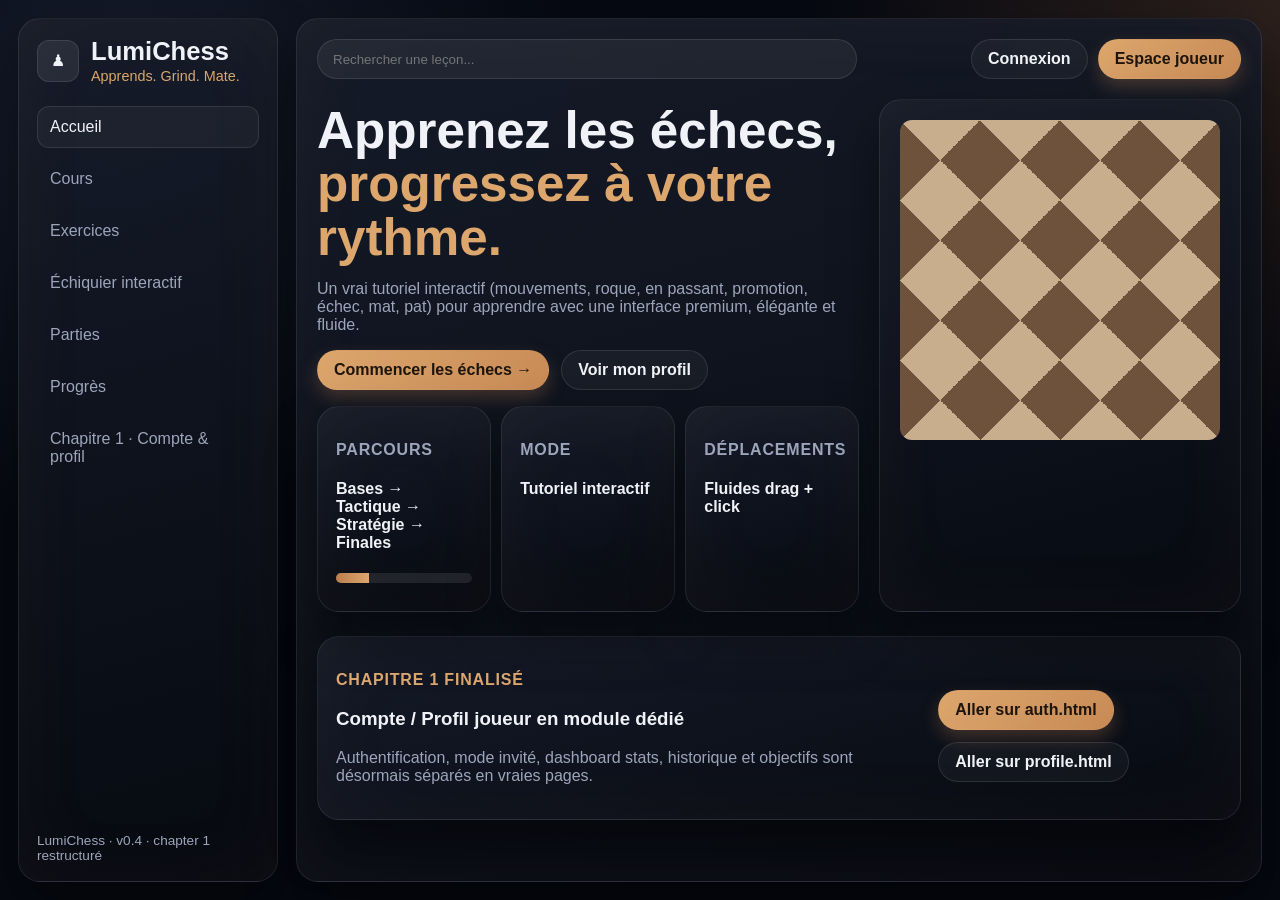
<file: index.html>
<!doctype html>
<html lang="fr">
  <head>
    <meta charset="UTF-8" />
    <meta name="viewport" content="width=device-width, initial-scale=1.0" />
    <title>LumiChess · Accueil</title>
    <link rel="stylesheet" href="styles/app.css" />
  </head>
  <body>
    <div class="app-shell">
      <aside class="sidebar card-glass">
        <div class="brand">
          <div class="brand-logo">♟</div>
          <div>
            <h1>LumiChess</h1>
            <p>Apprends. Grind. Mate.</p>
          </div>
        </div>

        <nav class="side-nav">
          <a class="nav-item active" href="index.html">Accueil</a>
          <a class="nav-item" href="#cours">Cours</a>
          <a class="nav-item" href="#exercices">Exercices</a>
          <a class="nav-item" href="board.html">Échiquier interactif</a>
          <a class="nav-item" href="#parties">Parties</a>
          <a class="nav-item" href="#progres">Progrès</a>
          <a class="nav-item" href="auth.html">Chapitre 1 · Compte & profil</a>
        </nav>

        <footer class="sidebar-footer">LumiChess · v0.4 · chapter 1 restructuré</footer>
      </aside>

      <main class="main-area card-glass">
        <header class="topbar">
          <input class="search" type="search" placeholder="Rechercher une leçon..." />
          <div class="topbar-actions">
            <span id="homeAccountChip" class="account-chip hidden"></span>
            <a id="homeAuthBtn" class="ghost-btn" href="auth.html">Connexion</a>
            <a id="homeProfileBtn" class="primary-btn" href="profile.html">Espace joueur</a>
          </div>
        </header>

        <section class="hero" id="accueil">
          <div>
            <h2>Apprenez les échecs, <span>progressez à votre rythme.</span></h2>
            <p>
              Un vrai tutoriel interactif (mouvements, roque, en passant, promotion, échec, mat, pat)
              pour apprendre avec une interface premium, élégante et fluide.
            </p>
            <div class="hero-actions">
              <a id="heroMainCta" class="primary-btn" href="auth.html">Commencer les échecs →</a>
              <a id="heroSecondaryCta" class="ghost-btn" href="profile.html">Voir mon profil</a>
            </div>

            <div class="quick-cards">
              <article class="panel card-glass">
                <p class="eyebrow">Parcours</p>
                <h4>Bases → Tactique → Stratégie → Finales</h4>
                <div class="progress-bar"><span style="width: 24%"></span></div>
              </article>
              <article class="panel card-glass">
                <p class="eyebrow">Mode</p>
                <h4>Tutoriel interactif</h4>
              </article>
              <article class="panel card-glass">
                <p class="eyebrow">Déplacements</p>
                <h4>Fluides drag + click</h4>
              </article>
            </div>
          </div>

          <div class="hero-board card-glass">
            <div class="board-grid" aria-hidden="true"></div>
          </div>
        </section>

        <section class="panel card-glass cta-module">
          <div>
            <p class="eyebrow">Chapitre 1 finalisé</p>
            <h3>Compte / Profil joueur en module dédié</h3>
            <p class="muted">Authentification, mode invité, dashboard stats, historique et objectifs sont désormais séparés en vraies pages.</p>
          </div>
          <div class="hero-actions">
            <a class="primary-btn" href="auth.html">Aller sur auth.html</a>
            <a class="ghost-btn" href="profile.html">Aller sur profile.html</a>
          </div>
        </section>
      </main>
    </div>

    <script type="module" src="scripts/index-page.js"></script>
  </body>
</html>
</file>
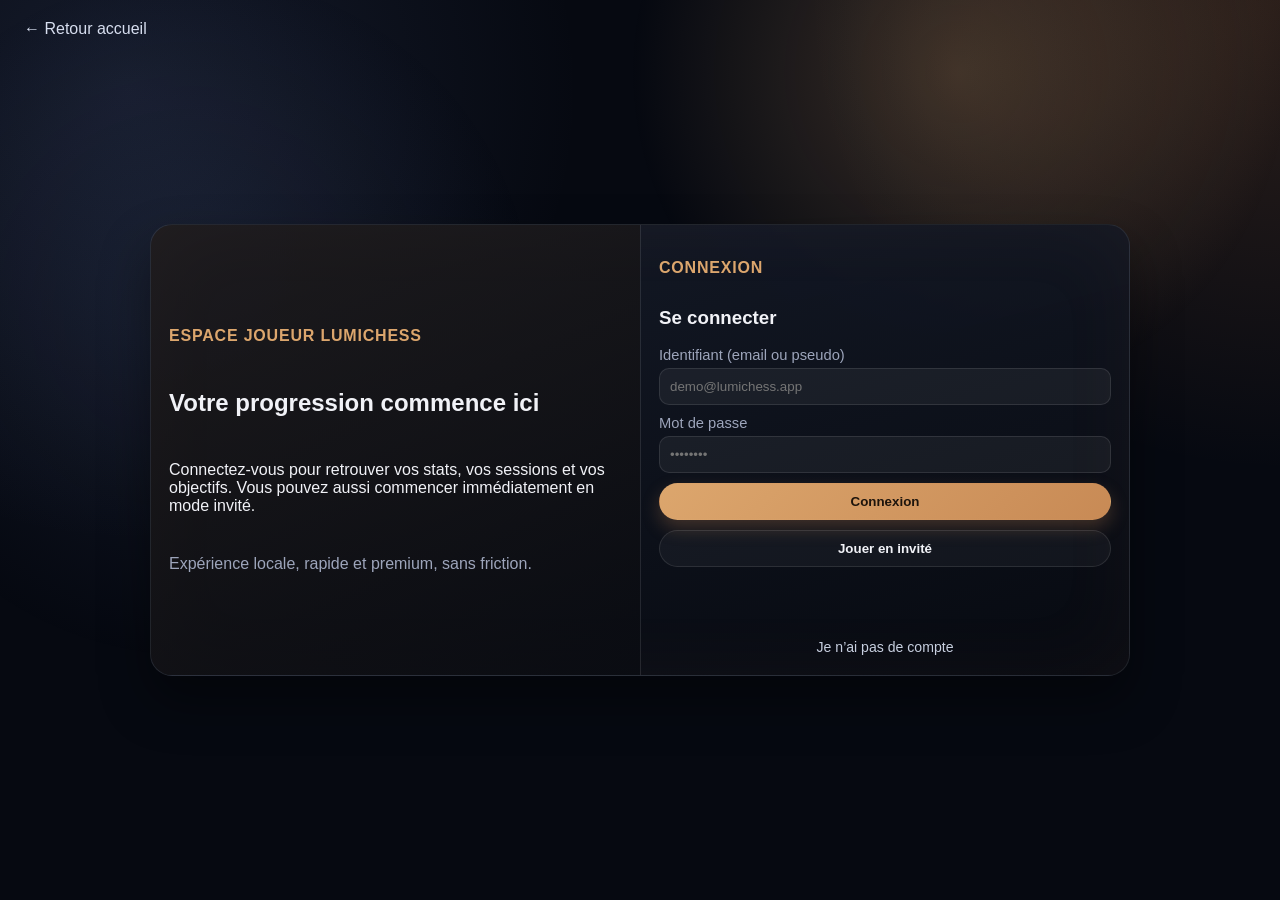
<file: auth.html>
<!doctype html>
<html lang="fr">
  <head>
    <meta charset="UTF-8" />
    <meta name="viewport" content="width=device-width, initial-scale=1.0" />
    <title>LumiChess · Authentification</title>
    <link rel="stylesheet" href="styles/app.css" />
  </head>
  <body>
    <div class="page-bg"></div>
    <main class="auth-page-wrap">
      <a class="back-link" href="index.html">← Retour accueil</a>

      <section class="auth-page card-glass">
        <article class="auth-intro panel">
          <p class="eyebrow">Espace joueur LumiChess</p>
          <h2>Votre progression commence ici</h2>
          <p>
            Connectez-vous pour retrouver vos stats, vos sessions et vos objectifs.
            Vous pouvez aussi commencer immédiatement en mode invité.
          </p>
          <p class="muted">Expérience locale, rapide et premium, sans friction.</p>
        </article>

        <article class="panel auth-panel">
          <form id="loginForm" novalidate>
            <p class="eyebrow">Connexion</p>
            <h3>Se connecter</h3>
            <label>
              Identifiant (email ou pseudo)
              <input name="identifier" type="text" required minlength="3" placeholder="demo@lumichess.app" />
            </label>
            <label>
              Mot de passe
              <input name="password" type="password" required minlength="8" placeholder="••••••••" />
            </label>
            <button type="submit" class="primary-btn full">Connexion</button>
            <button id="guestBtn" type="button" class="ghost-btn full">Jouer en invité</button>
            <p class="form-feedback" data-form-feedback="login"></p>
            <p class="form-feedback" data-form-feedback="guest"></p>
            <button id="toRegisterBtn" class="auth-switch" type="button">Je n’ai pas de compte</button>
          </form>

          <form id="registerForm" class="hidden" novalidate>
            <p class="eyebrow">Inscription</p>
            <h3>Créer un compte</h3>
            <label>
              Pseudo
              <input name="username" type="text" required minlength="3" maxlength="20" placeholder="LumiRook" />
            </label>
            <label>
              Email
              <input name="email" type="email" required placeholder="email@exemple.com" />
            </label>
            <label>
              Mot de passe
              <input name="password" type="password" required minlength="8" />
            </label>
            <label>
              Confirmer mot de passe
              <input name="confirmPassword" type="password" required minlength="8" />
            </label>
            <button type="submit" class="primary-btn full">Créer le compte</button>
            <p class="form-feedback" data-form-feedback="register"></p>
            <button id="toLoginBtn" class="auth-switch" type="button">J’ai déjà un compte</button>
          </form>
        </article>
      </section>
    </main>

    <script type="module" src="scripts/auth-page.js"></script>
  </body>
</html>
</file>
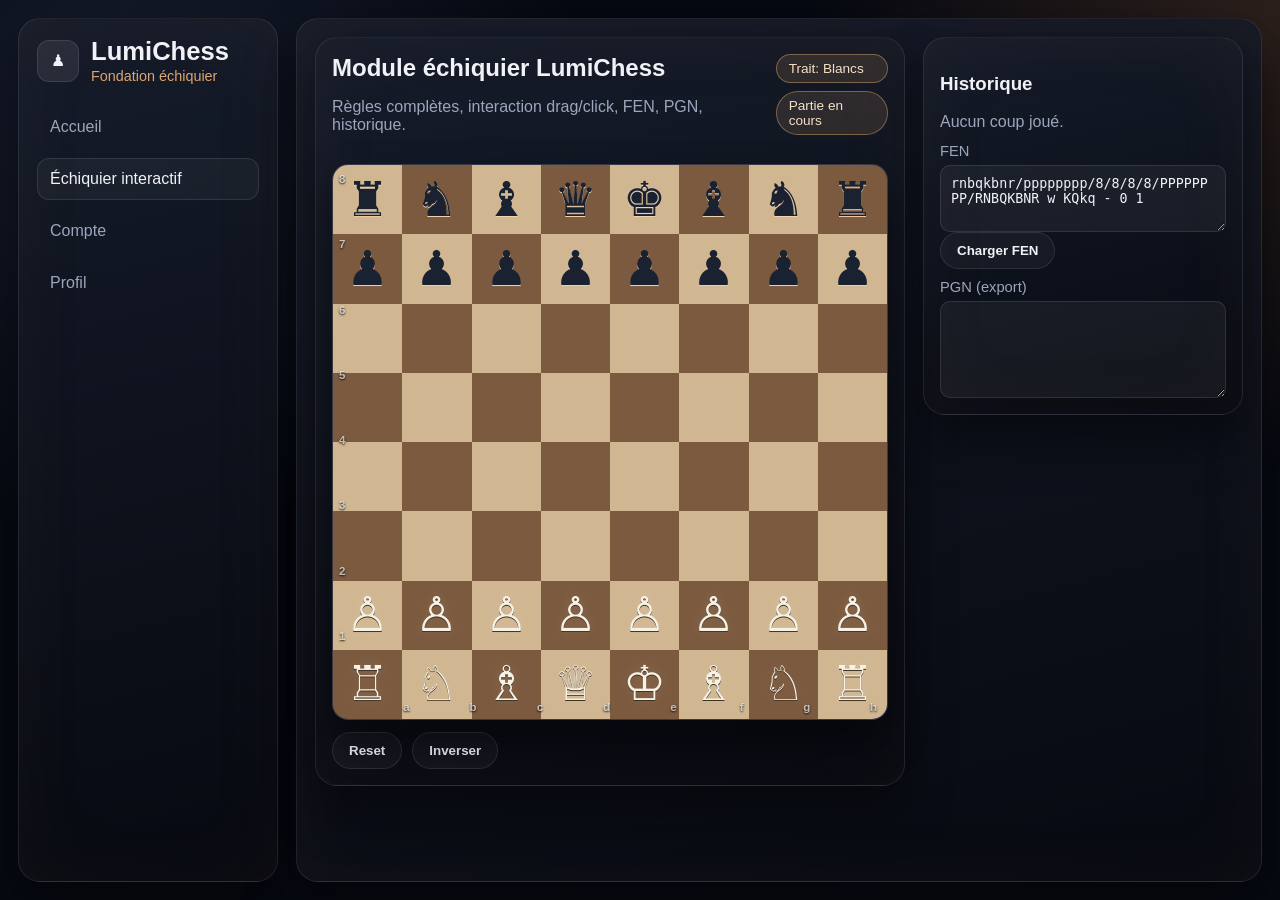
<file: board.html>
<!doctype html>
<html lang="fr">
  <head>
    <meta charset="UTF-8" />
    <meta name="viewport" content="width=device-width, initial-scale=1.0" />
    <title>LumiChess · Board Foundation</title>
    <link rel="stylesheet" href="styles/app.css" />
  </head>
  <body>
    <div class="app-shell">
      <aside class="sidebar card-glass">
        <div class="brand">
          <div class="brand-logo">♟</div>
          <div>
            <h1>LumiChess</h1>
            <p>Fondation échiquier</p>
          </div>
        </div>

        <nav class="side-nav">
          <a class="nav-item" href="index.html">Accueil</a>
          <a class="nav-item active" href="board.html">Échiquier interactif</a>
          <a class="nav-item" href="auth.html">Compte</a>
          <a class="nav-item" href="profile.html">Profil</a>
        </nav>
      </aside>

      <main class="main-area card-glass board-page">
        <section class="board-layout">
          <article class="board-card card-glass">
            <header class="board-header">
              <div>
                <h2>Module échiquier LumiChess</h2>
                <p class="muted">Règles complètes, interaction drag/click, FEN, PGN, historique.</p>
              </div>
              <div class="board-badges">
                <span id="turnBadge" class="chip">Trait: Blancs</span>
                <span id="statusLine" class="chip">Partie en cours</span>
              </div>
            </header>

            <div id="boardRoot" class="lc-board-shell" aria-label="Échiquier interactif"></div>

            <div class="board-actions">
              <button id="resetBtn" class="ghost-btn" type="button">Reset</button>
              <button id="flipBtn" class="ghost-btn" type="button">Inverser</button>
            </div>
          </article>

          <article class="board-side card-glass">
            <h3>Historique</h3>
            <ol id="historyList" class="lc-history"></ol>

            <label class="board-field">
              FEN
              <textarea id="fenField" rows="3"></textarea>
            </label>
            <button id="loadFenBtn" class="ghost-btn" type="button">Charger FEN</button>

            <label class="board-field">
              PGN (export)
              <textarea id="pgnField" rows="5" readonly></textarea>
            </label>
          </article>
        </section>
      </main>
    </div>

    <dialog id="promotionModal" class="promotion-modal">
      <h4>Promotion</h4>
      <p>Choisis la pièce de promotion.</p>
      <div id="promotionChoices" class="promotion-choices">
        <button type="button" data-promotion="q">♕ Dame</button>
        <button type="button" data-promotion="r">♖ Tour</button>
        <button type="button" data-promotion="b">♗ Fou</button>
        <button type="button" data-promotion="n">♘ Cavalier</button>
      </div>
    </dialog>

    <script type="module" src="scripts/board-page.js"></script>
  </body>
</html>
</file>
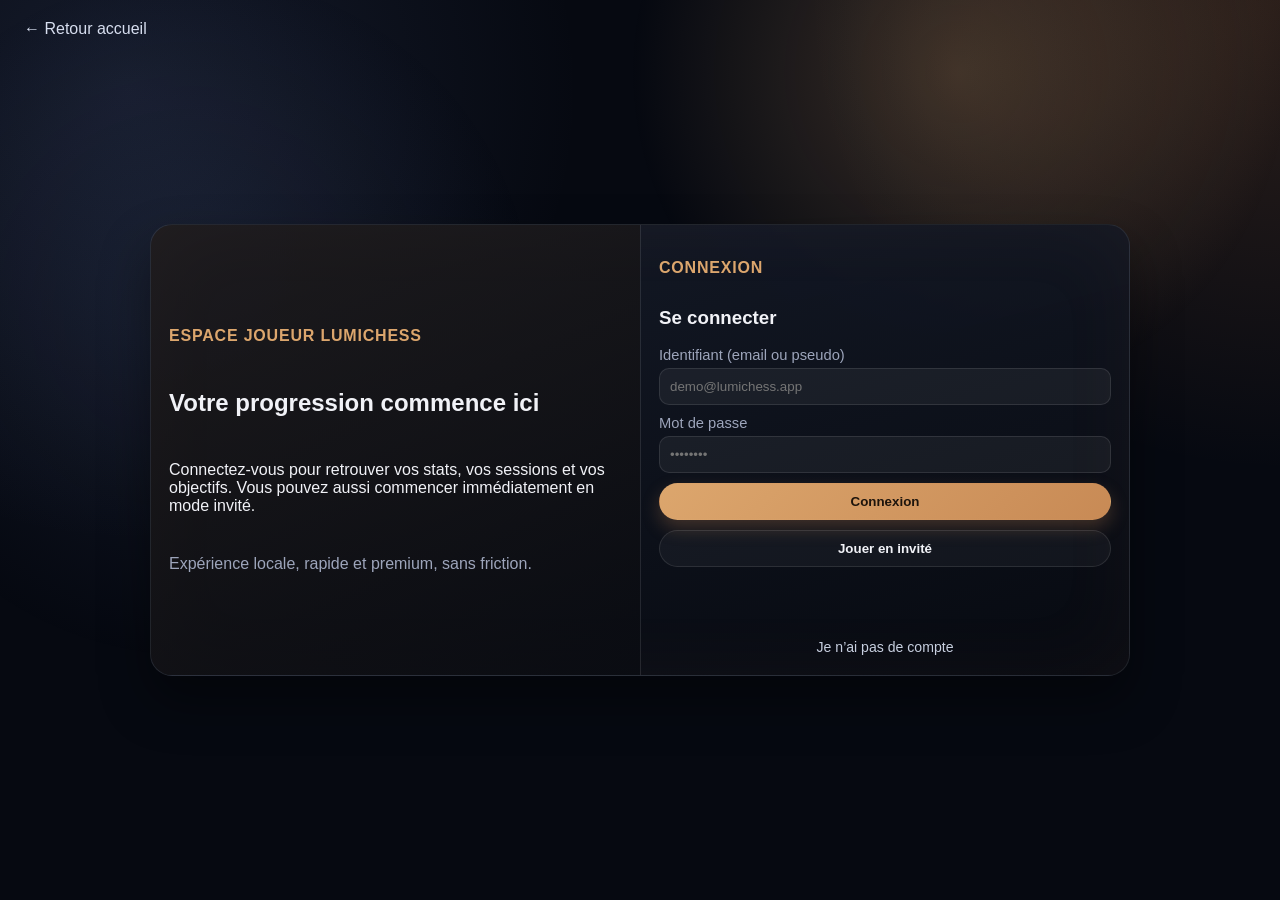
<file: profile.html>
<!doctype html>
<html lang="fr">
  <head>
    <meta charset="UTF-8" />
    <meta name="viewport" content="width=device-width, initial-scale=1.0" />
    <title>LumiChess · Profil joueur</title>
    <link rel="stylesheet" href="styles/app.css" />
  </head>
  <body>
    <div class="app-shell">
      <aside class="sidebar card-glass">
        <div class="brand">
          <div class="brand-logo">♟</div>
          <div>
            <h1>LumiChess</h1>
            <p>Chapitre 1 · Profil joueur</p>
          </div>
        </div>

        <nav class="side-nav">
          <a class="nav-item" href="index.html">Accueil</a>
          <a class="nav-item" href="#stats">Statistiques</a>
          <a class="nav-item" href="#progression">Progression</a>
          <a class="nav-item" href="#objectifs">Objectifs</a>
          <a class="nav-item" href="auth.html">Changer de compte</a>
        </nav>

        <footer class="sidebar-footer">LumiChess · Dashboard personnel</footer>
      </aside>

      <main class="main-area card-glass">
        <header class="topbar">
          <input class="search" type="search" placeholder="Filtrer vos données..." />
          <div class="topbar-actions">
            <span id="accountChip" class="account-chip"></span>
            <button id="logoutBtn" class="ghost-btn">Se déconnecter</button>
          </div>
        </header>

        <div class="dashboard-layout">
          <article class="profile-card card-glass">
            <div class="avatar" id="profileAvatar"></div>
            <div>
              <div class="profile-title-line">
                <h3 id="profileUsername"></h3>
                <span id="profileType" class="tag"></span>
              </div>
              <p id="profileSince" class="muted"></p>
              <p id="profileBio" class="muted"></p>
              <p id="profileFocus"></p>
              <p id="profileMainGoal" class="profile-goal"></p>
            </div>
          </article>

          <section id="stats" class="stats-grid"></section>

          <section id="progression" class="progress-grid">
            <article class="panel card-glass">
              <div class="chart-head">
                <h4>Évolution Elo</h4>
                <span id="eloDelta" class="trend"></span>
              </div>
              <svg id="eloChart" viewBox="0 0 500 180" role="img" aria-label="Courbe Elo"></svg>
            </article>
            <article class="panel card-glass">
              <div class="chart-head">
                <h4>Évolution précision</h4>
                <span id="accuracyDelta" class="trend"></span>
              </div>
              <svg id="accuracyChart" viewBox="0 0 500 180" role="img" aria-label="Courbe précision"></svg>
            </article>
            <article class="panel card-glass">
              <h4>Historique des sessions</h4>
              <ul id="sessionList" class="session-list"></ul>
            </article>
          </section>

          <section id="objectifs" class="panel card-glass">
            <div class="panel-head">
              <h4>Objectifs personnels</h4>
              <button id="addGoalBtn" class="ghost-btn">Ajouter</button>
            </div>

            <form id="goalForm" class="goal-form hidden" novalidate>
              <input name="title" type="text" placeholder="+100 Elo en 3 mois" required minlength="5" />
              <select name="type" required>
                <option value="elo">Elo</option>
                <option value="precision">Précision</option>
                <option value="volume">Volume</option>
              </select>
              <input name="targetDate" type="date" required />
              <input name="current" type="number" min="0" required placeholder="Progression actuelle" />
              <input name="target" type="number" min="1" required placeholder="Cible" />
              <button type="submit" class="primary-btn">Sauvegarder</button>
              <button type="button" id="cancelGoalBtn" class="ghost-btn">Annuler</button>
              <p class="form-feedback" data-form-feedback="goal"></p>
            </form>

            <div id="goalsList" class="goal-list"></div>
          </section>
        </div>
      </main>
    </div>

    <script type="module" src="scripts/profile-page.js"></script>
  </body>
</html>
</file>
<file: styles/app.css>
:root {
  --bg: #060911;
  --panel: linear-gradient(165deg, rgba(22, 28, 42, 0.94), rgba(7, 10, 17, 0.98));
  --panel-2: linear-gradient(155deg, rgba(35, 28, 23, 0.6), rgba(9, 11, 17, 0.75));
  --text: #f1f2f7;
  --muted: #9da5bb;
  --accent: #dca66d;
  --accent-strong: #f2bd86;
  --line: rgba(255, 255, 255, 0.1);
  --success: #4dd3a4;
  --danger: #ff7676;
}

* { box-sizing: border-box; }

body {
  margin: 0;
  font-family: Inter, Segoe UI, sans-serif;
  background:
    radial-gradient(circle at top right, rgba(197, 123, 68, 0.2), transparent 30%),
    radial-gradient(circle at 10% 10%, rgba(102, 123, 182, 0.16), transparent 32%),
    var(--bg);
  color: var(--text);
}

.page-bg {
  position: fixed;
  inset: 0;
  pointer-events: none;
  background:
    radial-gradient(circle at 75% 8%, rgba(220, 166, 109, 0.24), transparent 26%),
    radial-gradient(circle at 15% 35%, rgba(110, 130, 190, 0.12), transparent 28%);
}

.app-shell {
  display: grid;
  grid-template-columns: 260px 1fr;
  gap: 18px;
  min-height: 100vh;
  padding: 18px;
}

.card-glass {
  background: var(--panel);
  border: 1px solid var(--line);
  border-radius: 22px;
  box-shadow: 0 25px 50px rgba(0, 0, 0, 0.42), inset 0 0 80px rgba(209, 145, 90, 0.05);
}

.sidebar { padding: 18px; display: flex; flex-direction: column; }
.brand { display: flex; gap: 12px; align-items: center; margin-bottom: 22px; }
.brand-logo {
  width: 42px;
  height: 42px;
  border-radius: 12px;
  display: grid;
  place-items: center;
  background: rgba(255, 255, 255, 0.08);
  border: 1px solid rgba(255, 255, 255, 0.1);
}
.brand h1 { margin: 0; font-size: 1.6rem; }
.brand p { margin: 2px 0 0; color: var(--accent); font-size: 0.9rem; }
.side-nav { display: grid; gap: 10px; }
.nav-item {
  color: var(--muted);
  text-decoration: none;
  padding: 11px 12px;
  border-radius: 12px;
  border: 1px solid transparent;
}
.nav-item:hover,
.nav-item.active { color: var(--text); border-color: var(--line); background: rgba(255, 255, 255, 0.04); }
.sidebar-footer { margin-top: auto; color: var(--muted); font-size: 0.85rem; }

.main-area { padding: 20px; }
.topbar { display: flex; justify-content: space-between; gap: 12px; margin-bottom: 20px; }
.topbar-actions { display: flex; gap: 10px; align-items: center; }
.search {
  width: min(540px, 100%);
  background: rgba(255, 255, 255, 0.06);
  border: 1px solid var(--line);
  color: var(--text);
  border-radius: 999px;
  padding: 11px 15px;
}

.account-chip {
  border-radius: 999px;
  border: 1px solid rgba(220, 166, 109, 0.4);
  padding: 6px 12px;
  font-size: 0.82rem;
  background: rgba(220, 166, 109, 0.12);
  color: #ffe3c5;
}

.hero { display: grid; grid-template-columns: 1.2fr 0.8fr; gap: 20px; margin-bottom: 24px; }
.hero h2 { font-size: clamp(2rem, 4vw, 3.3rem); margin: 5px 0 10px; line-height: 1.04; }
.hero h2 span { color: var(--accent); }
.hero p { color: var(--muted); max-width: 68ch; }
.hero-actions { display: flex; gap: 12px; margin-top: 16px; flex-wrap: wrap; }
.quick-cards { display: grid; grid-template-columns: repeat(3, minmax(0, 1fr)); gap: 10px; margin-top: 16px; }
.cta-module { display: flex; justify-content: space-between; gap: 18px; align-items: center; }

.primary-btn,
.ghost-btn {
  border-radius: 999px;
  padding: 10px 16px;
  font-weight: 700;
  cursor: pointer;
  border: 1px solid transparent;
  transition: 0.2s ease;
  text-decoration: none;
  display: inline-flex;
  align-items: center;
  justify-content: center;
}
.primary-btn:hover,
.ghost-btn:hover { transform: translateY(-1px); }
.primary-btn {
  background: linear-gradient(135deg, var(--accent), #c88a55);
  color: #1d140c;
  box-shadow: 0 8px 18px rgba(200, 138, 85, 0.28);
}
.ghost-btn {
  background: rgba(255, 255, 255, 0.04);
  color: var(--text);
  border-color: var(--line);
}
.full { width: 100%; }

.hero-board { padding: 20px; }
.board-grid {
  border-radius: 12px;
  overflow: hidden;
  aspect-ratio: 1;
  background: conic-gradient(from 45deg, #6f523c 0 25%, #c9ae8e 0 50%, #6f523c 0 75%, #c9ae8e 0);
  background-size: 25% 25%;
}

.panel { padding: 18px; }
.eyebrow { color: var(--accent); font-weight: 700; text-transform: uppercase; letter-spacing: 0.05em; }

.auth-page-wrap {
  position: relative;
  min-height: 100vh;
  display: grid;
  place-items: center;
  padding: 32px;
}
.back-link {
  position: absolute;
  top: 20px;
  left: 24px;
  color: #d7deef;
  text-decoration: none;
}
.auth-page {
  width: min(980px, 100%);
  display: grid;
  grid-template-columns: 1fr 1fr;
  overflow: hidden;
}
.auth-intro { background: var(--panel-2); display: grid; align-content: center; gap: 8px; }
.auth-panel { border-left: 1px solid var(--line); display: grid; align-content: center; }

.auth-panel h3 { margin: 4px 0 8px; }
.auth-switch {
  border: none;
  background: transparent;
  color: #c7cfdf;
  font-size: 0.88rem;
  justify-self: center;
  cursor: pointer;
  padding: 2px 4px;
}
.auth-switch:hover { color: #f1d4b4; }

form { display: grid; gap: 10px; }
label { display: grid; gap: 5px; font-size: 0.92rem; color: var(--muted); }
input,
select {
  width: 100%;
  background: rgba(255, 255, 255, 0.05);
  border: 1px solid var(--line);
  color: var(--text);
  border-radius: 10px;
  padding: 10px;
}

.dashboard-layout { display: grid; gap: 14px; }
.profile-card { display: grid; grid-template-columns: auto 1fr; gap: 14px; align-items: center; padding: 18px; }
.profile-title-line { display: flex; gap: 8px; align-items: center; }
.profile-goal { margin: 8px 0 0; color: #f6dfc6; font-weight: 600; }
.avatar {
  width: 78px;
  height: 78px;
  border-radius: 50%;
  background: radial-gradient(circle at 30% 30%, var(--accent-strong), #8c5227);
  display: grid;
  place-items: center;
  font-size: 1.5rem;
  font-weight: 800;
  color: #23160d;
  border: 2px solid rgba(255, 255, 255, 0.2);
}

.stats-grid { display: grid; gap: 12px; grid-template-columns: repeat(5, minmax(0, 1fr)); }
.stat-card { padding: 14px; border-radius: 14px; border: 1px solid var(--line); background: rgba(255, 255, 255, 0.03); }
.stat-card p { margin: 0; color: var(--muted); font-size: 0.88rem; }
.stat-card h5 { margin: 4px 0 0; font-size: 1.3rem; }
.stat-card-wide { grid-column: 1 / -1; }

.weak-list { display: grid; gap: 10px; margin-top: 8px; }
.weak-theme { display: grid; grid-template-columns: 1fr auto; gap: 4px 10px; align-items: center; }
.weak-meter { grid-column: 1 / -1; height: 8px; border-radius: 999px; background: rgba(255, 255, 255, 0.08); overflow: hidden; }
.weak-meter span { display: block; height: 100%; background: linear-gradient(90deg, #96572e, var(--accent)); }
.tag-wrap { display: flex; flex-wrap: wrap; gap: 8px; margin-top: 8px; }
.tag {
  border-radius: 999px;
  padding: 5px 10px;
  background: rgba(219, 165, 111, 0.18);
  border: 1px solid rgba(219, 165, 111, 0.4);
  color: #f7d8bb;
  font-size: 0.8rem;
}

.progress-grid { display: grid; gap: 12px; grid-template-columns: repeat(3, minmax(0, 1fr)); }
.chart-head { display: flex; justify-content: space-between; align-items: center; margin-bottom: 8px; }
.trend { color: #a7e6cb; font-size: 0.84rem; }
svg { width: 100%; height: auto; }

.session-list { list-style: none; margin: 0; padding: 0; color: #d2d8e9; display: grid; gap: 8px; }
.session-list li { display: grid; gap: 2px; padding: 8px; border-radius: 10px; background: rgba(255, 255, 255, 0.03); }
.session-list span { color: var(--muted); font-size: 0.82rem; }
.session-list em { color: #f4d0aa; font-style: normal; font-size: 0.85rem; }

.panel-head { display: flex; justify-content: space-between; align-items: center; margin-bottom: 10px; }
.goal-form {
  grid-template-columns: 2fr 1fr 1fr 1fr 1fr auto auto;
  align-items: center;
  margin-bottom: 8px;
}
.goal-form .form-feedback { grid-column: 1 / -1; }
.goal-list { display: grid; gap: 10px; }
.goal-item { border: 1px solid var(--line); border-radius: 12px; padding: 12px; background: rgba(255, 255, 255, 0.02); }
.goal-item-head { display: flex; justify-content: space-between; gap: 10px; align-items: baseline; }
.progress-bar { height: 10px; border-radius: 999px; background: rgba(255, 255, 255, 0.09); margin: 10px 0; overflow: hidden; }
.progress-bar span { display: block; height: 100%; background: linear-gradient(90deg, #bc7f4f, var(--accent)); }
.goal-meta { color: var(--muted); font-size: 0.86rem; display: flex; gap: 12px; flex-wrap: wrap; }
.goal-actions { display: flex; gap: 8px; margin-top: 8px; }

.form-feedback { min-height: 20px; margin: 0; font-size: 0.88rem; color: var(--muted); }
.form-feedback.error { color: var(--danger); }
.form-feedback.success { color: var(--success); }

.empty-state { color: #b8c0d8; padding: 14px; border: 1px dashed rgba(255, 255, 255, 0.2); border-radius: 12px; }
.hidden { display: none !important; }
.muted { color: var(--muted); }

@media (max-width: 1200px) {
  .auth-page,
  .app-shell,
  .hero,
  .progress-grid,
  .stats-grid,
  .quick-cards {
    grid-template-columns: 1fr;
  }

  .auth-panel { border-left: none; border-top: 1px solid var(--line); }
}

@media (max-width: 1080px) {
  .goal-form { grid-template-columns: 1fr 1fr; }
  .cta-module { flex-direction: column; align-items: flex-start; }
}

.board-page { padding: 18px; }
.board-layout {
  display: grid;
  grid-template-columns: minmax(420px, 760px) minmax(320px, 1fr);
  gap: 18px;
  align-items: start;
}
.board-card,
.board-side { padding: 16px; }
.board-header { display: flex; justify-content: space-between; gap: 14px; align-items: flex-start; margin-bottom: 14px; }
.board-header h2 { margin: 0; }
.board-badges { display: grid; gap: 8px; }
.chip {
  border-radius: 999px;
  border: 1px solid rgba(220, 166, 109, 0.45);
  background: rgba(220, 166, 109, 0.14);
  color: #f6dfc4;
  padding: 6px 12px;
  font-size: 0.85rem;
}
.lc-board-shell { width: min(100%, 700px); margin: 0 auto; }
.lc-board {
  position: relative;
  aspect-ratio: 1;
  border-radius: 16px;
  border: 1px solid rgba(255, 255, 255, 0.12);
  overflow: hidden;
  background: #1a1f2e;
  box-shadow: inset 0 0 0 1px rgba(255, 255, 255, 0.03), 0 20px 40px rgba(0, 0, 0, 0.45);
}
.lc-grid { display: grid; grid-template-columns: repeat(8, 1fr); grid-template-rows: repeat(8, 1fr); width: 100%; height: 100%; }
.lc-square {
  position: relative;
  border: none;
  margin: 0;
  padding: 0;
  display: grid;
  place-items: center;
  cursor: pointer;
}
.lc-square.light { background: #d0b792; }
.lc-square.dark { background: #7b5a3f; }
.lc-square:hover { box-shadow: inset 0 0 0 999px rgba(255, 255, 255, 0.05); }
.lc-square.selected { box-shadow: inset 0 0 0 3px rgba(232, 183, 126, 0.95); }
.lc-square.candidate::after {
  content: '';
  position: absolute;
  width: 24%;
  aspect-ratio: 1;
  border-radius: 50%;
  background: rgba(20, 22, 26, 0.34);
}
.lc-square.last-move { box-shadow: inset 0 0 0 999px rgba(218, 184, 131, 0.3); }
.lc-square.in-check { box-shadow: inset 0 0 0 999px rgba(255, 86, 86, 0.35); }
.lc-piece {
  font-size: clamp(1.8rem, 4.8vw, 3rem);
  line-height: 1;
  z-index: 2;
  pointer-events: auto;
  user-select: none;
  transition: transform 130ms ease;
}
.lc-piece.white { color: #f7f2e8; text-shadow: 0 1px 0 #403120, 0 0 12px rgba(255, 231, 199, 0.18); }
.lc-piece.black { color: #1a2232; text-shadow: 0 1px 0 #f4d2b0; }
.lc-piece:active { transform: scale(0.92); }
.lc-coords {
  position: absolute;
  pointer-events: none;
  color: rgba(255, 255, 255, 0.68);
  font-size: 0.72rem;
  font-weight: 700;
  text-shadow: 0 1px 2px rgba(0, 0, 0, 0.85);
}
.lc-files {
  inset-inline: 10px;
  bottom: 6px;
  display: grid;
  grid-template-columns: repeat(8, 1fr);
}
.lc-files span { text-align: right; }
.lc-ranks {
  top: 8px;
  left: 6px;
  bottom: 24px;
  display: grid;
  grid-template-rows: repeat(8, 1fr);
}
.lc-ranks span { align-self: start; }
.board-actions { display: flex; gap: 10px; margin-top: 12px; }
.lc-history {
  margin: 0 0 12px;
  padding: 0;
  list-style: none;
  max-height: 260px;
  overflow: auto;
  display: grid;
  gap: 6px;
}
.lc-history-row {
  display: grid;
  grid-template-columns: 40px 1fr 1fr;
  gap: 10px;
  border: 1px solid var(--line);
  border-radius: 10px;
  padding: 6px 8px;
  background: rgba(255, 255, 255, 0.03);
}
.ply-number { color: var(--muted); }
.ply { color: #f8e5cc; }
.lc-history-empty { color: var(--muted); }
.board-field { display: grid; gap: 6px; margin-top: 10px; color: var(--muted); }
.board-field textarea {
  width: 100%;
  resize: vertical;
  background: rgba(255, 255, 255, 0.05);
  color: var(--text);
  border: 1px solid var(--line);
  border-radius: 10px;
  padding: 10px;
}
.illegal-flash .lc-square.selected { animation: illegalPulse 240ms ease; }
@keyframes illegalPulse {
  from { box-shadow: inset 0 0 0 2px rgba(255, 110, 110, 0.95); }
  to { box-shadow: inset 0 0 0 3px rgba(232, 183, 126, 0.95); }
}
.promotion-modal {
  border: 1px solid var(--line);
  border-radius: 16px;
  background: linear-gradient(165deg, rgba(20, 24, 34, 0.98), rgba(8, 10, 15, 0.98));
  color: var(--text);
  min-width: 300px;
}
.promotion-modal::backdrop { background: rgba(0, 0, 0, 0.5); }
.promotion-choices { display: grid; gap: 8px; }
.promotion-choices button {
  border-radius: 10px;
  border: 1px solid var(--line);
  background: rgba(255, 255, 255, 0.05);
  color: var(--text);
  padding: 10px;
}
.promotion-choices button:hover { border-color: rgba(220, 166, 109, 0.7); background: rgba(220, 166, 109, 0.2); }

@media (max-width: 1080px) {
  .board-layout { grid-template-columns: 1fr; }
}
</file>
